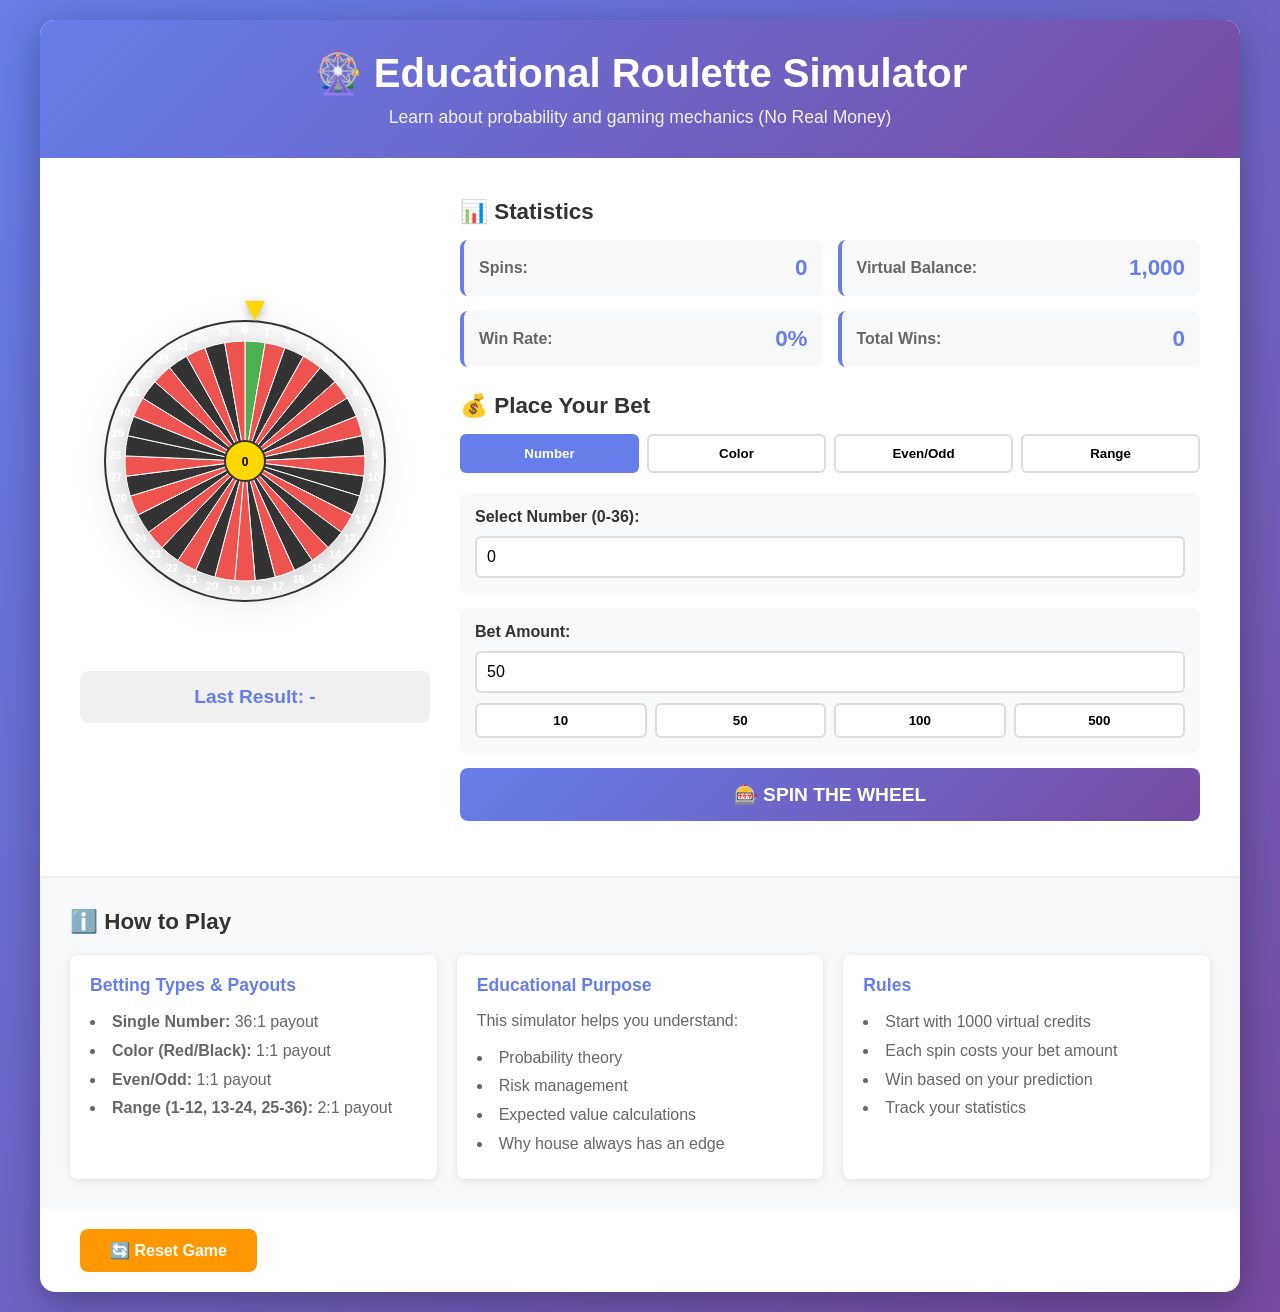
<file: index.html>
<!DOCTYPE html>
<html lang="en">
<head>
    <meta charset="UTF-8">
    <meta name="viewport" content="width=device-width, initial-scale=1.0">
    <title>Educational Roulette Simulator</title>
    <link rel="stylesheet" href="styles.css">
</head>
<body>
    <div class="container">
        <header>
            <h1>🎡 Educational Roulette Simulator</h1>
            <p class="subtitle">Learn about probability and gaming mechanics (No Real Money)</p>
        </header>

        <div class="main-content">
            <!-- Left Panel: Roulette Wheel -->
            <div class="left-panel">
                <div class="wheel-container">
                    <svg id="rouletteWheel" width="300" height="300" viewBox="0 0 300 300">
                        <circle cx="150" cy="150" r="140" fill="none" stroke="#333" stroke-width="2"/>
                        <g id="wheelNumbers"></g>
                        <circle cx="150" cy="150" r="20" fill="#FFD700" stroke="#333" stroke-width="2"/>
                        <text x="150" y="155" text-anchor="middle" font-size="12" font-weight="bold">0</text>
                    </svg>
                    <div class="pointer"></div>
                </div>
                <div id="lastResult" class="last-result">Last Result: -</div>
            </div>

            <!-- Right Panel: Controls and Info -->
            <div class="right-panel">
                <!-- Statistics -->
                <div class="stats-section">
                    <h2>📊 Statistics</h2>
                    <div class="stats-grid">
                        <div class="stat-item">
                            <span class="stat-label">Spins:</span>
                            <span class="stat-value" id="spinCount">0</span>
                        </div>
                        <div class="stat-item">
                            <span class="stat-label">Virtual Balance:</span>
                            <span class="stat-value" id="balance">1000</span>
                        </div>
                        <div class="stat-item">
                            <span class="stat-label">Win Rate:</span>
                            <span class="stat-value" id="winRate">0%</span>
                        </div>
                        <div class="stat-item">
                            <span class="stat-label">Total Wins:</span>
                            <span class="stat-value" id="totalWins">0</span>
                        </div>
                    </div>
                </div>

                <!-- Betting Section -->
                <div class="betting-section">
                    <h2>💰 Place Your Bet</h2>
                    
                    <div class="bet-type-selector">
                        <button class="bet-type-btn active" data-type="number">Number</button>
                        <button class="bet-type-btn" data-type="color">Color</button>
                        <button class="bet-type-btn" data-type="even-odd">Even/Odd</button>
                        <button class="bet-type-btn" data-type="range">Range</button>
                    </div>

                    <!-- Number Betting -->
                    <div class="bet-options" id="numberBet">
                        <label>Select Number (0-36):</label>
                        <input type="number" id="selectedNumber" min="0" max="36" value="0">
                    </div>

                    <!-- Color Betting -->
                    <div class="bet-options hidden" id="colorBet">
                        <label>Select Color:</label>
                        <div class="color-buttons">
                            <button class="color-btn red-btn" data-color="red">🔴 Red</button>
                            <button class="color-btn black-btn" data-color="black">⚫ Black</button>
                            <button class="color-btn green-btn" data-color="green">🟢 Green</button>
                        </div>
                    </div>

                    <!-- Even/Odd Betting -->
                    <div class="bet-options hidden" id="evenOddBet">
                        <label>Select:</label>
                        <div class="even-odd-buttons">
                            <button class="even-odd-btn" data-choice="even">Even</button>
                            <button class="even-odd-btn" data-choice="odd">Odd</button>
                        </div>
                    </div>

                    <!-- Range Betting -->
                    <div class="bet-options hidden" id="rangeBet">
                        <label>Select Range:</label>
                        <div class="range-buttons">
                            <button class="range-btn" data-range="1-12">1-12</button>
                            <button class="range-btn" data-range="13-24">13-24</button>
                            <button class="range-btn" data-range="25-36">25-36</button>
                        </div>
                    </div>

                    <!-- Bet Amount -->
                    <div class="bet-amount-section">
                        <label for="betAmount">Bet Amount:</label>
                        <input type="number" id="betAmount" min="10" max="1000" value="50" step="10">
                        <div class="quick-bet-buttons">
                            <button class="quick-bet" data-amount="10">10</button>
                            <button class="quick-bet" data-amount="50">50</button>
                            <button class="quick-bet" data-amount="100">100</button>
                            <button class="quick-bet" data-amount="500">500</button>
                        </div>
                    </div>

                    <!-- Spin Button -->
                    <button id="spinBtn" class="spin-btn">🎰 SPIN THE WHEEL</button>
                </div>

                <!-- Result Display -->
                <div id="resultDisplay" class="result-display hidden">
                    <h3>Result</h3>
                    <p id="resultText"></p>
                    <p id="payout"></p>
                </div>
            </div>
        </div>

        <!-- Info Section -->
        <div class="info-section">
            <h2>ℹ️ How to Play</h2>
            <div class="info-content">
                <div class="info-card">
                    <h3>Betting Types & Payouts</h3>
                    <ul>
                        <li><strong>Single Number:</strong> 36:1 payout</li>
                        <li><strong>Color (Red/Black):</strong> 1:1 payout</li>
                        <li><strong>Even/Odd:</strong> 1:1 payout</li>
                        <li><strong>Range (1-12, 13-24, 25-36):</strong> 2:1 payout</li>
                    </ul>
                </div>
                <div class="info-card">
                    <h3>Educational Purpose</h3>
                    <p>This simulator helps you understand:</p>
                    <ul>
                        <li>Probability theory</li>
                        <li>Risk management</li>
                        <li>Expected value calculations</li>
                        <li>Why house always has an edge</li>
                    </ul>
                </div>
                <div class="info-card">
                    <h3>Rules</h3>
                    <ul>
                        <li>Start with 1000 virtual credits</li>
                        <li>Each spin costs your bet amount</li>
                        <li>Win based on your prediction</li>
                        <li>Track your statistics</li>
                    </ul>
                </div>
            </div>
        </div>

        <!-- Reset Button -->
        <button id="resetBtn" class="reset-btn">🔄 Reset Game</button>
    </div>

    <script src="app.js"></script>
</body>
</html>
</file>
<file: styles.css>
* {
    margin: 0;
    padding: 0;
    box-sizing: border-box;
}

body {
    font-family: 'Segoe UI', Tahoma, Geneva, Verdana, sans-serif;
    background: linear-gradient(135deg, #667eea 0%, #764ba2 100%);
    min-height: 100vh;
    padding: 20px;
    color: #333;
}

.container {
    max-width: 1200px;
    margin: 0 auto;
    background: white;
    border-radius: 15px;
    box-shadow: 0 10px 40px rgba(0, 0, 0, 0.3);
    overflow: hidden;
}

/* Header */
header {
    background: linear-gradient(135deg, #667eea 0%, #764ba2 100%);
    color: white;
    padding: 30px;
    text-align: center;
}

header h1 {
    font-size: 2.5em;
    margin-bottom: 10px;
}

.subtitle {
    font-size: 1.1em;
    opacity: 0.9;
}

/* Main Content */
.main-content {
    display: flex;
    gap: 30px;
    padding: 40px;
    min-height: 500px;
}

.left-panel {
    flex: 0 0 350px;
    display: flex;
    flex-direction: column;
    align-items: center;
    justify-content: center;
}

.wheel-container {
    position: relative;
    width: 320px;
    height: 320px;
    margin-bottom: 20px;
}

#rouletteWheel {
    filter: drop-shadow(0 5px 15px rgba(0, 0, 0, 0.2));
}

.pointer {
    position: absolute;
    top: -10px;
    left: 50%;
    transform: translateX(-50%);
    width: 0;
    height: 0;
    border-left: 10px solid transparent;
    border-right: 10px solid transparent;
    border-top: 20px solid #FFD700;
    z-index: 10;
    filter: drop-shadow(0 2px 5px rgba(0, 0, 0, 0.3));
}

.last-result {
    text-align: center;
    font-size: 1.2em;
    font-weight: bold;
    color: #667eea;
    margin-top: 20px;
    padding: 15px;
    background: #f0f0f0;
    border-radius: 8px;
    width: 100%;
}

/* Right Panel */
.right-panel {
    flex: 1;
    display: flex;
    flex-direction: column;
    gap: 25px;
}

/* Statistics */
.stats-section h2 {
    color: #333;
    margin-bottom: 15px;
    font-size: 1.4em;
}

.stats-grid {
    display: grid;
    grid-template-columns: 1fr 1fr;
    gap: 15px;
}

.stat-item {
    background: #f8f9fa;
    padding: 15px;
    border-radius: 8px;
    border-left: 4px solid #667eea;
    display: flex;
    justify-content: space-between;
    align-items: center;
}

.stat-label {
    font-weight: 600;
    color: #666;
}

.stat-value {
    font-size: 1.4em;
    font-weight: bold;
    color: #667eea;
}

/* Betting Section */
.betting-section h2 {
    color: #333;
    margin-bottom: 15px;
    font-size: 1.4em;
}

.bet-type-selector {
    display: grid;
    grid-template-columns: 1fr 1fr 1fr 1fr;
    gap: 8px;
    margin-bottom: 20px;
}

.bet-type-btn {
    padding: 10px 15px;
    border: 2px solid #ddd;
    background: white;
    border-radius: 6px;
    cursor: pointer;
    font-weight: 600;
    transition: all 0.3s ease;
}

.bet-type-btn:hover {
    border-color: #667eea;
    color: #667eea;
}

.bet-type-btn.active {
    background: #667eea;
    color: white;
    border-color: #667eea;
}

/* Bet Options */
.bet-options {
    background: #f8f9fa;
    padding: 15px;
    border-radius: 8px;
    margin-bottom: 15px;
    transition: all 0.3s ease;
}

.bet-options.hidden {
    display: none;
}

.bet-options label {
    display: block;
    margin-bottom: 10px;
    font-weight: 600;
    color: #333;
}

.bet-options input[type="number"] {
    width: 100%;
    padding: 10px;
    border: 2px solid #ddd;
    border-radius: 6px;
    font-size: 1em;
}

.color-buttons,
.even-odd-buttons,
.range-buttons {
    display: grid;
    grid-template-columns: 1fr 1fr 1fr;
    gap: 10px;
}

.color-btn,
.even-odd-btn,
.range-btn {
    padding: 12px;
    border: 2px solid #ddd;
    background: white;
    border-radius: 6px;
    cursor: pointer;
    font-weight: 600;
    transition: all 0.3s ease;
}

.color-btn:hover,
.even-odd-btn:hover,
.range-btn:hover {
    transform: translateY(-2px);
    box-shadow: 0 4px 8px rgba(0, 0, 0, 0.1);
}

.red-btn {
    background: #ffebee;
    border-color: #ef5350;
    color: #ef5350;
}

.red-btn.active {
    background: #ef5350;
    color: white;
}

.black-btn {
    background: #f5f5f5;
    border-color: #333;
    color: #333;
}

.black-btn.active {
    background: #333;
    color: white;
}

.green-btn {
    background: #e8f5e9;
    border-color: #4caf50;
    color: #4caf50;
}

.green-btn.active {
    background: #4caf50;
    color: white;
}

.even-odd-btn.active,
.range-btn.active {
    background: #667eea;
    color: white;
    border-color: #667eea;
}

/* Bet Amount Section */
.bet-amount-section {
    background: #f8f9fa;
    padding: 15px;
    border-radius: 8px;
    margin-bottom: 15px;
}

.bet-amount-section label {
    display: block;
    margin-bottom: 10px;
    font-weight: 600;
    color: #333;
}

.bet-amount-section input {
    width: 100%;
    padding: 10px;
    border: 2px solid #ddd;
    border-radius: 6px;
    font-size: 1em;
    margin-bottom: 10px;
}

.quick-bet-buttons {
    display: grid;
    grid-template-columns: 1fr 1fr 1fr 1fr;
    gap: 8px;
}

.quick-bet {
    padding: 8px;
    border: 2px solid #ddd;
    background: white;
    border-radius: 6px;
    cursor: pointer;
    font-weight: 600;
    transition: all 0.3s ease;
}

.quick-bet:hover {
    background: #667eea;
    color: white;
    border-color: #667eea;
}

/* Spin Button */
.spin-btn {
    width: 100%;
    padding: 15px;
    background: linear-gradient(135deg, #667eea 0%, #764ba2 100%);
    color: white;
    border: none;
    border-radius: 8px;
    font-size: 1.2em;
    font-weight: bold;
    cursor: pointer;
    transition: all 0.3s ease;
    margin-bottom: 15px;
}

.spin-btn:hover:not(:disabled) {
    transform: scale(1.05);
    box-shadow: 0 8px 20px rgba(102, 126, 234, 0.4);
}

.spin-btn:disabled {
    opacity: 0.6;
    cursor: not-allowed;
}

/* Result Display */
.result-display {
    background: #f0f7ff;
    padding: 15px;
    border-radius: 8px;
    border-left: 4px solid #4caf50;
}

.result-display.hidden {
    display: none;
}

.result-display h3 {
    color: #333;
    margin-bottom: 10px;
}

.result-display p {
    margin: 8px 0;
    font-weight: 600;
    color: #667eea;
}

/* Info Section */
.info-section {
    background: #f8f9fa;
    padding: 30px;
    border-top: 2px solid #eee;
}

.info-section h2 {
    color: #333;
    margin-bottom: 20px;
    font-size: 1.4em;
}

.info-content {
    display: grid;
    grid-template-columns: repeat(auto-fit, minmax(300px, 1fr));
    gap: 20px;
}

.info-card {
    background: white;
    padding: 20px;
    border-radius: 8px;
    box-shadow: 0 2px 8px rgba(0, 0, 0, 0.1);
}

.info-card h3 {
    color: #667eea;
    margin-bottom: 12px;
    font-size: 1.1em;
}

.info-card ul {
    list-style-position: inside;
    line-height: 1.8;
    color: #666;
}

.info-card p {
    color: #666;
    margin-bottom: 10px;
    line-height: 1.6;
}

/* Reset Button */
.reset-btn {
    margin: 20px 40px;
    padding: 12px 30px;
    background: #ff9800;
    color: white;
    border: none;
    border-radius: 8px;
    font-size: 1em;
    font-weight: bold;
    cursor: pointer;
    transition: all 0.3s ease;
}

.reset-btn:hover {
    background: #f57c00;
    transform: scale(1.05);
}

/* Animations */
@keyframes spin {
    0% {
        transform: rotate(0deg);
    }
    100% {
        transform: rotate(360deg);
    }
}

#rouletteWheel.spinning {
    animation: spin 2s ease-out;
}

/* Responsive Design */
@media (max-width: 768px) {
    .main-content {
        flex-direction: column;
        gap: 20px;
        padding: 20px;
    }

    .left-panel {
        flex: none;
    }

    .stats-grid {
        grid-template-columns: 1fr 1fr;
    }

    .bet-type-selector {
        grid-template-columns: 1fr 1fr;
    }

    .color-buttons,
    .even-odd-buttons,
    .range-buttons,
    .quick-bet-buttons {
        grid-template-columns: 1fr 1fr;
    }

    header h1 {
        font-size: 1.8em;
    }
}
</file>
